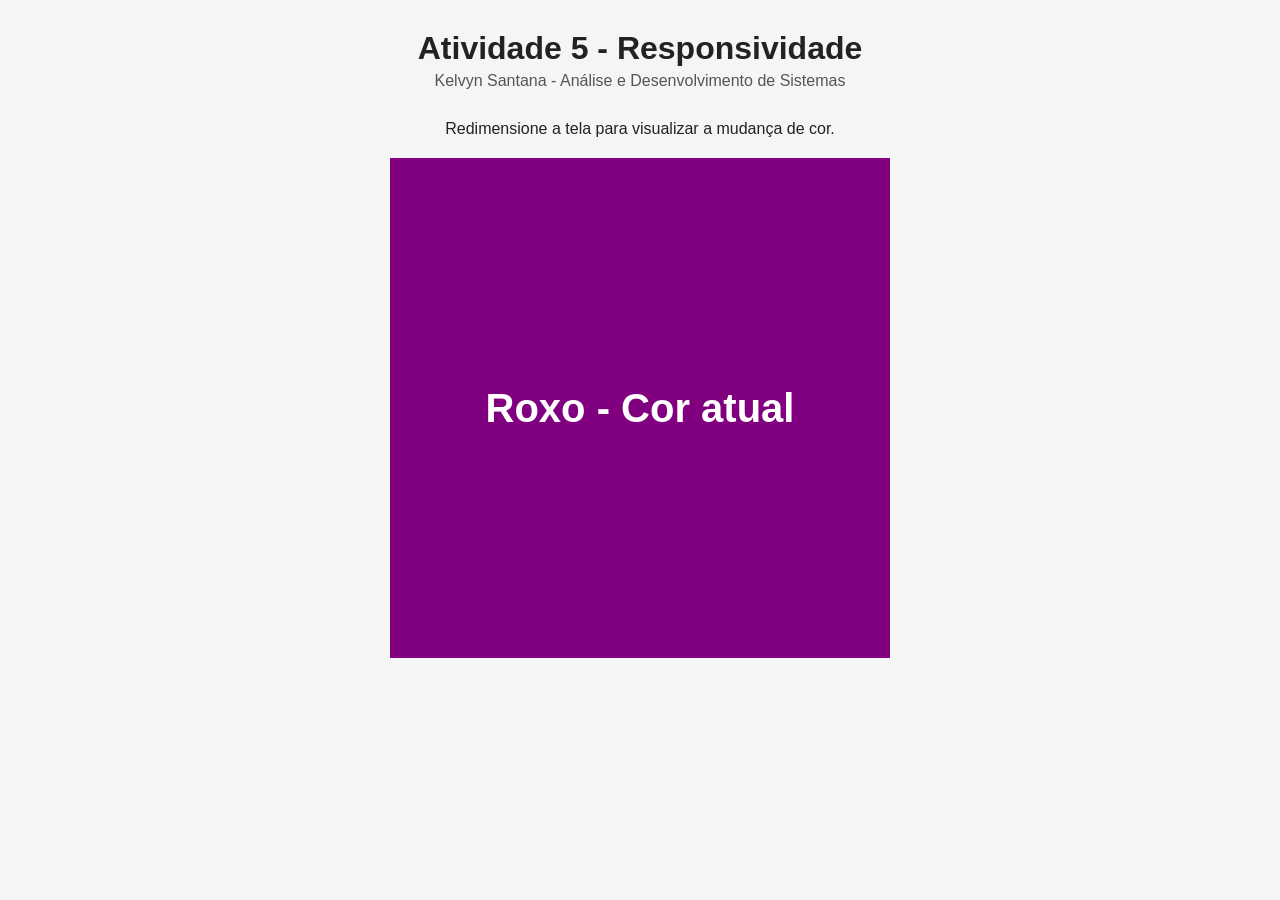
<file: Atividade5/Index.HTML>
<!DOCTYPE html>
<html lang="pt-br">

<head>
    <meta charset="UTF-8">
    <meta name="viewport" content="width=device-width, initial-scale=1.0">

    <title>Atividade 5</title>

    <link rel="stylesheet" href="style.css">
</head>

<body>

    <header>
        <h1>Atividade 5 - Responsividade</h1>
        <p>Kelvyn Santana - Análise e Desenvolvimento de Sistemas</p>
    </header>

    <main>

        <p class="explicacao">
            Redimensione a tela para visualizar a mudança de cor.
        </p>

        <div class="caixa">
            <h2>Cor atual</h2>
        </div>

    </main>

</body>

</html>
</file>
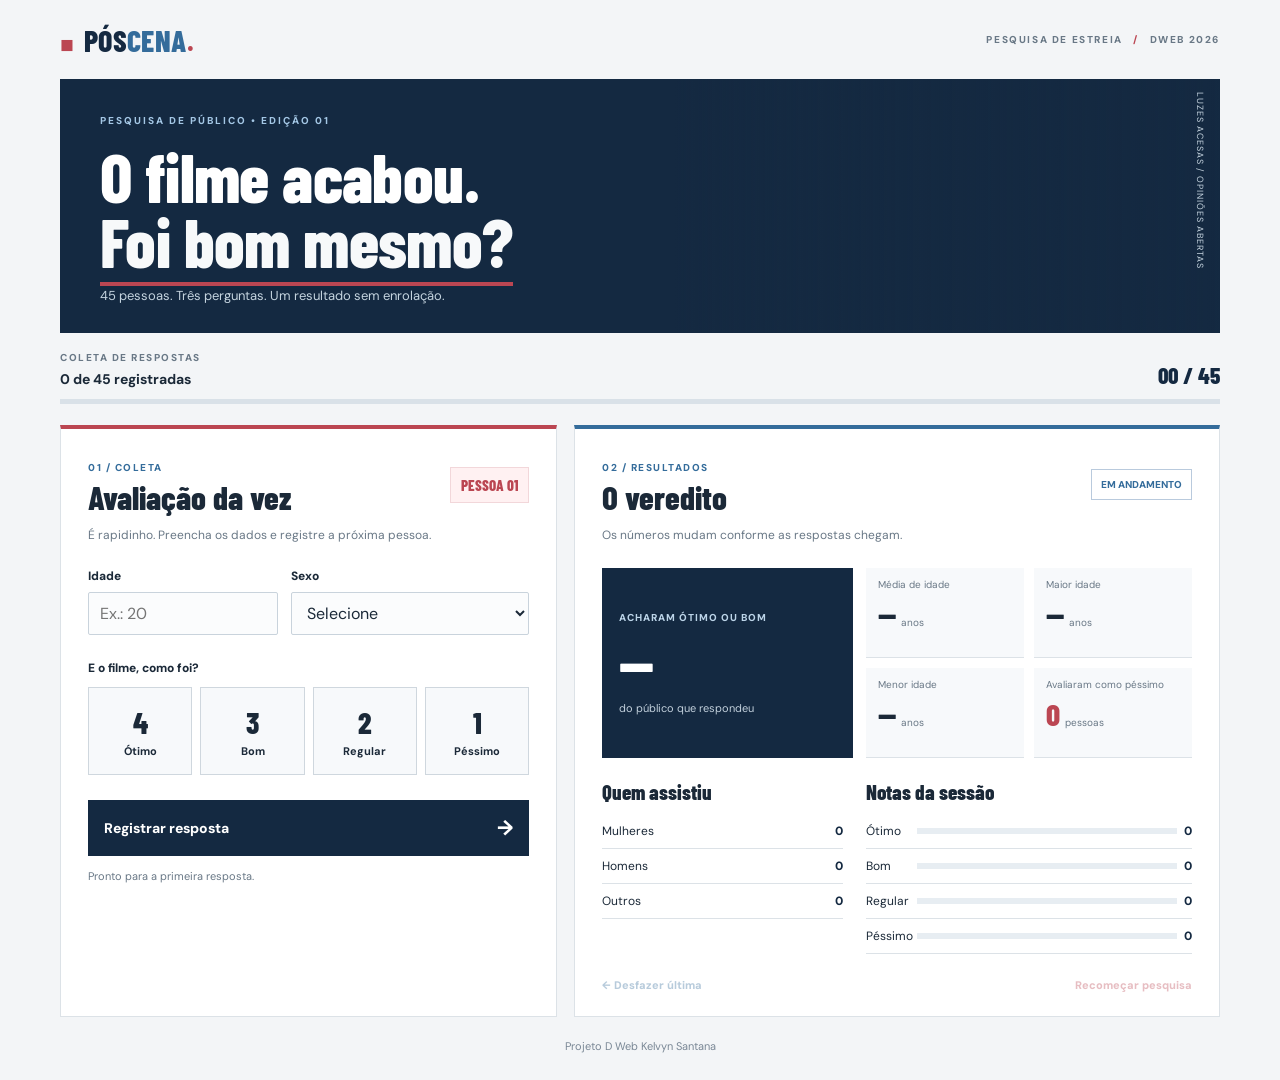
<file: Atividade8/Index.HTML>
<!DOCTYPE html>
<html lang="pt-br">
<head>
    <meta charset="UTF-8">
    <meta name="viewport" content="width=device-width, initial-scale=1.0">
    <meta name="theme-color" content="#142941">
    <title>Pós-Cena | Pesquisa de cinema</title>
    <link rel="preconnect" href="https://fonts.googleapis.com">
    <link rel="preconnect" href="https://fonts.gstatic.com" crossorigin>
    <link href="https://fonts.googleapis.com/css2?family=Barlow+Condensed:wght@600;700;800&family=DM+Sans:wght@400;500;600;700&display=swap" rel="stylesheet">
    <link rel="stylesheet" href="style.css">
    <script src="script.js" defer></script>
</head>
<body>
    <div class="pagina">
        <header class="topo">
            <div class="marca"><span class="marca-sinal">◼</span> PÓS<span>CENA</span><b>.</b></div>
            <div class="topo-info">PESQUISA DE ESTREIA <span>/</span> DWEB 2026</div>
        </header>

        <section class="capa">
            <div class="capa-texto">
                <span class="etiqueta">PESQUISA DE PÚBLICO • EDIÇÃO 01</span>
                <h1>O filme acabou.<br><em>Foi bom mesmo?</em></h1>
                <p>45 pessoas. Três perguntas. Um resultado sem enrolação.</p>
            </div>
            <div class="capa-foto" role="img" aria-label="Poltronas vermelhas de uma sala de cinema"></div>
            <span class="capa-lateral">LUZES ACESAS / OPINIÕES ABERTAS</span>
        </section>

        <section class="progresso-bloco" aria-label="Andamento da pesquisa">
            <div class="progresso-topo">
                <div><small>COLETA DE RESPOSTAS</small><strong id="progresso-texto">0 de 45 registradas</strong></div>
                <span id="progresso-numero">00 / 45</span>
            </div>
            <div class="trilha"><div class="preenchimento" id="barra"></div></div>
        </section>

        <main class="conteudo">
            <section class="painel coleta">
                <div class="cabecalho-painel">
                    <div><span class="sobrelinha">01 / COLETA</span><h2>Avaliação da vez</h2></div>
                    <span class="contador-pessoa" id="pessoa-atual">PESSOA 01</span>
                </div>
                <p class="texto-apoio">É rapidinho. Preencha os dados e registre a próxima pessoa.</p>

                <form id="formulario">
                    <div class="campos-linha">
                        <div class="campo">
                            <label for="idade">Idade</label>
                            <input type="number" id="idade" min="1" max="120" step="1" placeholder="Ex.: 20" required>
                        </div>
                        <div class="campo">
                            <label for="sexo">Sexo</label>
                            <select id="sexo" required>
                                <option value="">Selecione</option>
                                <option value="feminino">Feminino</option>
                                <option value="masculino">Masculino</option>
                                <option value="outros">Outros</option>
                            </select>
                        </div>
                    </div>

                    <fieldset class="notas">
                        <legend>E o filme, como foi?</legend>
                        <div class="notas-grade">
                            <label class="nota">
                                <input type="radio" name="opiniao" value="4" required>
                                <span class="nota-corpo"><b>4</b><span>Ótimo</span></span>
                            </label>
                            <label class="nota">
                                <input type="radio" name="opiniao" value="3">
                                <span class="nota-corpo"><b>3</b><span>Bom</span></span>
                            </label>
                            <label class="nota">
                                <input type="radio" name="opiniao" value="2">
                                <span class="nota-corpo"><b>2</b><span>Regular</span></span>
                            </label>
                            <label class="nota">
                                <input type="radio" name="opiniao" value="1">
                                <span class="nota-corpo"><b>1</b><span>Péssimo</span></span>
                            </label>
                        </div>
                    </fieldset>

                    <button type="submit" class="botao-registrar" id="registrar">Registrar resposta <span>→</span></button>
                    <p id="mensagem" class="mensagem" role="status" aria-live="polite">Pronto para a primeira resposta.</p>
                </form>
            </section>

            <section class="painel dados">
                <div class="cabecalho-painel">
                    <div><span class="sobrelinha">02 / RESULTADOS</span><h2>O veredito</h2></div>
                    <span class="estado" id="estado">EM ANDAMENTO</span>
                </div>
                <p class="texto-apoio">Os números mudam conforme as respostas chegam.</p>

                <div class="visao-geral">
                    <div class="aprovacao">
                        <small>ACHARAM ÓTIMO OU BOM</small>
                        <strong id="porcentagem">—</strong>
                        <span>do público que respondeu</span>
                    </div>
                    <div class="numeros">
                        <div><small>Média de idade</small><strong id="media">—</strong><span>anos</span></div>
                        <div><small>Maior idade</small><strong id="maior">—</strong><span>anos</span></div>
                        <div><small>Menor idade</small><strong id="menor">—</strong><span>anos</span></div>
                        <div class="numero-ruim"><small>Avaliaram como péssimo</small><strong id="pessimos">0</strong><span>pessoas</span></div>
                    </div>
                </div>

                <div class="secundarios">
                    <div class="bloco-interno">
                        <h3>Quem assistiu</h3>
                        <div class="linha-publico"><span>Mulheres</span><b id="mulheres">0</b></div>
                        <div class="linha-publico"><span>Homens</span><b id="homens">0</b></div>
                        <div class="linha-publico"><span>Outros</span><b id="outros">0</b></div>
                    </div>
                    <div class="bloco-interno">
                        <h3>Notas da sessão</h3>
                        <div class="linha-nota"><span>Ótimo</span><div class="mini-trilha"><i id="barra-otimo"></i></div><b id="total-otimo">0</b></div>
                        <div class="linha-nota"><span>Bom</span><div class="mini-trilha"><i id="barra-bom"></i></div><b id="total-bom">0</b></div>
                        <div class="linha-nota"><span>Regular</span><div class="mini-trilha"><i id="barra-regular"></i></div><b id="total-regular">0</b></div>
                        <div class="linha-nota"><span>Péssimo</span><div class="mini-trilha"><i id="barra-pessimo"></i></div><b id="total-pessimo">0</b></div>
                    </div>
                </div>
                <div class="acoes">
                    <button type="button" id="desfazer" disabled>← Desfazer última</button>
                    <button type="button" id="reiniciar" disabled>Recomeçar pesquisa</button>
                </div>
            </section>
        </main>
        <footer>Projeto D Web Kelvyn Santana</footer>
    </div>
</body>
</html>
</file>
<file: Atividade5/style.css>
* {
    margin: 0;
    padding: 0;
    box-sizing: border-box;
}

body {
    font-family: Arial, Helvetica, sans-serif;
    background-color: #f5f5f5;
    color: #222;
}

header {
    text-align: center;
    margin: 30px 0;
}

header h1 {
    margin-bottom: 5px;
}

header p {
    color: #555;
}

.explicacao {
    text-align: center;
    margin-bottom: 20px;
}

.caixa {
    width: 500px;
    height: 500px;
    margin: 0 auto 30px;

    background-color: gray;

    display: flex;
    align-items: center;
    justify-content: center;
}

.caixa h2 {
    color: white;
    font-size: 40px;
}

.caixa h2::before {
    content: "Cinza - ";
}

@media (max-width: 420px) {
    .caixa {
        background-color: gray;
    }
    .caixa h2::before {
        content: "Cinza - ";
    }
}

@media (min-width: 421px) and (max-width: 768px) {
    .caixa {
        background-color: orange;
    }
    .caixa h2::before {
        content: "Laranja - ";
    }
}

@media (min-width: 769px) and (max-width: 1024px) {
    .caixa {
        background-color: magenta;
    }
    .caixa h2::before {
        content: "Rosa - ";
    }
}

@media (min-width: 1025px) and (max-width: 1080px) {
    .caixa {
        background-color: tomato;
    }
    .caixa h2::before {
        content: "Vermelho - ";
    }
}

@media (min-width: 1081px) and (max-width: 1366px) {
    .caixa {
        background-color: purple;
    }
    .caixa h2::before {
        content: "Roxo - ";
    }
}

@media (min-width: 1367px) and (max-width: 1920px) {
    .caixa {
        background-color: goldenrod;
    }
    .caixa h2::before {
        content: "Amarelo - ";
    }
}

@media (min-width: 1921px) {
    .caixa {
        background-color: green;
    }
    .caixa h2::before {
        content: "Verde - ";
    }
}
</file>
<file: Atividade8/style.css>
/* PÓS-CENA — tons discretos de azul e vermelho */
:root {
    --azul: #142941;
    --azul-medio: #346c9b;
    --vermelho: #bb4652;
    --papel: #f3f5f7;
    --branco: #fff;
    --texto: #1b2938;
    --cinza: #697886;
    --borda: #dce2e7;
}

* { box-sizing: border-box; }
body { margin: 0; background: var(--papel); color: var(--texto); font-family: 'DM Sans', Arial, sans-serif; }
button, input, select { font: inherit; }
.pagina { width: min(1160px, calc(100% - 42px)); margin: auto; }

/* Cabeçalho */
.topo { min-height: 79px; display: flex; align-items: center; justify-content: space-between; gap: 15px; }
.marca { color: var(--azul); font-family: 'Barlow Condensed', Impact, sans-serif; font-size: 30px; font-weight: 800; letter-spacing: .4px; }
.marca > span:not(.marca-sinal) { color: var(--azul-medio); }
.marca b { color: var(--vermelho); }
.marca-sinal { color: var(--vermelho); font-size: 16px; vertical-align: middle; margin-right: 4px; }
.topo-info { color: var(--cinza); letter-spacing: 1.6px; font-size: 10px; font-weight: 800; }
.topo-info span { color: var(--vermelho); padding: 0 7px; }

/* Capa de cinema com imagem externa do Unsplash */
.capa { position: relative; min-height: 242px; display: flex; align-items: center; overflow: hidden; background: var(--azul); color: white; }
.capa-texto { position: relative; z-index: 2; padding: 29px 40px; width: 70%; }
.etiqueta { font-size: 10px; font-weight: 800; letter-spacing: 2px; color: #a4c7e5; }
h1, h2, h3 { font-family: 'Barlow Condensed', Impact, sans-serif; }
h1 { font-size: clamp(43px, 5.3vw, 69px); letter-spacing: -.6px; line-height: .96; margin: 15px 0 13px; font-weight: 800; }
h1 em { font-style: normal; color: #f7f9fa; border-bottom: 4px solid var(--vermelho); }
.capa-texto p { margin: 0; font-size: 13px; color: #c5d4df; }
.capa-foto { position: absolute; right: 0; top: 0; bottom: 0; width: 47%; background: linear-gradient(90deg,var(--azul) 0%,rgba(20,41,65,.50) 40%,rgba(20,41,65,.08) 100%), url('https://images.unsplash.com/photo-1643553517154-24eb7fd86437?auto=format&fit=crop&w=1200&q=82') center 58% / cover; }
.capa-lateral { position: absolute; top: 13px; right: 14px; color: #c8d6e2; font-size: 9px; letter-spacing: 1px; writing-mode: vertical-rl; z-index: 2; }

/* Andamento */
.progresso-bloco { padding: 18px 0 21px; }
.progresso-topo { display: flex; align-items: end; justify-content: space-between; margin-bottom: 10px; }
.progresso-topo small { display: block; color: var(--cinza); letter-spacing: 1.5px; font-weight: 800; font-size: 10px; margin-bottom: 4px; }
.progresso-topo strong { font-size: 14px; font-weight: 700; }
#progresso-numero { font: 800 23px 'Barlow Condensed', Impact, sans-serif; color: var(--azul); }
.trilha { height: 5px; background: #d9e1e8; }
.preenchimento { height: 100%; width: 0; background: var(--azul-medio); transition: width .3s ease; }

/* Área principal */
.conteudo { display: grid; grid-template-columns: 0.94fr 1.22fr; gap: 17px; align-items: stretch; }
.painel { background: white; border: 1px solid var(--borda); padding: 26px 27px 20px; }
.coleta { border-top: 4px solid var(--vermelho); }
.dados { border-top: 4px solid var(--azul-medio); }
.cabecalho-painel { display: flex; align-items: center; justify-content: space-between; gap: 12px; }
.sobrelinha { color: var(--azul-medio); font-size: 10px; font-weight: 800; letter-spacing: 1.5px; }
h2 { font-size: 33px; line-height: 1; font-weight: 800; margin: 5px 0 0; }
.contador-pessoa { font: 800 15px 'Barlow Condensed', Impact, sans-serif; color: var(--vermelho); background: #fff1f2; border: 1px solid #f2d7da; padding: 8px 10px; white-space: nowrap; }
.texto-apoio { color: var(--cinza); font-size: 12px; margin: 12px 0 23px; line-height: 1.55; }

/* Formulário */
.campos-linha { display: grid; grid-template-columns: 1fr 1.25fr; gap: 13px; }
.campo label, fieldset legend { font-size: 12px; font-weight: 800; display: block; margin: 0 0 8px; }
.campo input, .campo select { display: block; width: 100%; height: 43px; border: 1px solid #c9d3dc; padding: 0 11px; border-radius: 2px; outline: none; background: #fbfcfd; color: var(--texto); }
.campo input:focus, .campo select:focus { border-color: var(--azul-medio); box-shadow: 0 0 0 2px #346c9b22; }
.notas { border: 0; padding: 0; margin: 25px 0 0; min-width: 0; }
.notas legend { margin-bottom: 11px; padding: 0; }
.notas-grade { display: grid; grid-template-columns: repeat(4,1fr); gap: 8px; }
.nota { cursor: pointer; position: relative; }
.nota input { position: absolute; opacity: 0; width: 1px; height: 1px; }
.nota-corpo { background: #f7f9fb; border: 1px solid #cfd7de; min-height: 88px; display: flex; flex-direction: column; justify-content: center; align-items: center; gap: 4px; transition: border-color .2s, background .2s; }
.nota-corpo b { font: 800 30px 'Barlow Condensed', Impact, sans-serif; }
.nota-corpo span { font-size: 11px; font-weight: 700; }
.nota:hover .nota-corpo { border-color: var(--azul-medio); }
.nota input:checked + .nota-corpo { background: #e6f0f8; border: 2px solid var(--azul-medio); color: var(--azul); }
.nota input:focus-visible + .nota-corpo { outline: 3px solid var(--azul-medio); outline-offset: 2px; }
.nota:last-child input:checked + .nota-corpo { border-color: var(--vermelho); background: #fff1f2; }
.botao-registrar { display: flex; align-items: center; justify-content: space-between; width: 100%; padding: 14px 16px; margin-top: 25px; border: 0; background: var(--azul); color: white; font-weight: 800; font-size: 14px; cursor: pointer; transition: background .2s; }
.botao-registrar span { font-size: 21px; }
.botao-registrar:hover { background: #24517a; }
.botao-registrar:disabled { opacity: .5; cursor: not-allowed; }
.mensagem { min-height: 15px; font-size: 11px; color: var(--cinza); margin: 13px 0 0; }

/* Resultados */
.estado { display: inline-block; border: 1px solid #b9cadd; color: var(--azul-medio); font-size: 10px; font-weight: 800; padding: 8px 9px; white-space: nowrap; }
.visao-geral { display: grid; grid-template-columns: 0.92fr 1.2fr; gap: 13px; }
.aprovacao { background: var(--azul); color: white; padding: 20px 17px; min-height: 190px; display: flex; flex-direction: column; justify-content: center; }
.aprovacao small { color: #bcd4e8; letter-spacing: 1px; font-weight: 800; font-size: 10px; }
.aprovacao strong { font: 800 clamp(43px,4.6vw,63px) 'Barlow Condensed', Impact, sans-serif; line-height: 1.3; }
.aprovacao > span { color: #c2d0dc; font-size: 11px; }
.numeros { display: grid; grid-template-columns: repeat(2,1fr); gap: 10px; }
.numeros > div { padding: 10px 12px 8px; border-bottom: 1px solid var(--borda); background: #f7f9fb; }
.numeros small { color: var(--cinza); display: block; font-size: 10px; }
.numeros strong { display: inline-block; font: 800 31px 'Barlow Condensed', Impact, sans-serif; margin: 4px 5px 0 0; }
.numeros span { color: var(--cinza); font-size: 10px; }
.numeros .numero-ruim strong { color: var(--vermelho); }
.secundarios { display: grid; grid-template-columns: 0.85fr 1.15fr; gap: 23px; margin-top: 21px; }
h3 { font-size: 21px; font-weight: 800; margin: 0 0 10px; }
.linha-publico, .linha-nota { display: flex; align-items: center; justify-content: space-between; gap: 7px; border-bottom: 1px solid var(--borda); font-size: 12px; padding: 9px 0; }
.linha-publico b, .linha-nota b { font-weight: 800; color: var(--azul); }
.linha-nota span { width: 44px; }
.mini-trilha { flex: 1; background: #e7edf2; height: 6px; }
.mini-trilha i { display: block; width: 0; height: 100%; background: var(--azul-medio); transition: width .2s; }
.linha-nota:last-child .mini-trilha i { background: var(--vermelho); }
.acoes { display: flex; justify-content: space-between; gap: 10px; margin-top: 20px; }
.acoes button { background: none; border: 0; padding: 4px 0; color: var(--azul-medio); font-size: 11px; font-weight: 800; cursor: pointer; }
.acoes button:last-child { color: var(--vermelho); }
.acoes button:disabled { opacity: .35; cursor: default; }
footer { text-align: center; color: #798795; font-size: 11px; padding: 22px 0 27px; }

@media (max-width: 900px) {
    .conteudo { grid-template-columns: 1fr; }
    .capa-texto { width: 90%; }
    .dados, .coleta { padding: 23px; }
}
@media (max-width: 520px) {
    .pagina { width: calc(100% - 26px); }
    .topo { min-height: 67px; }
    .topo-info { display: none; }
    .marca { font-size: 28px; }
    .capa { min-height: 235px; }
    .capa-texto { padding: 24px 20px; width: 100%; }
    .capa-foto { width: 100%; opacity: .23; }
    .capa-lateral { display: none; }
    h1 { font-size: 44px; }
    .capa-texto p { max-width: 255px; }
    .painel { padding: 18px; }
    .campos-linha { grid-template-columns: 1fr; }
    .notas-grade { gap: 5px; }
    .nota-corpo { min-height: 77px; }
    .nota-corpo b { font-size: 25px; }
    .visao-geral { grid-template-columns: 1fr; }
    .aprovacao { min-height: 130px; }
    .secundarios { grid-template-columns: 1fr; gap: 18px; }
    .acoes { flex-wrap: wrap; }
}
@media (prefers-reduced-motion: reduce) {
    *, *::before, *::after { transition-duration: 0.01ms !important; }
}
</file>
